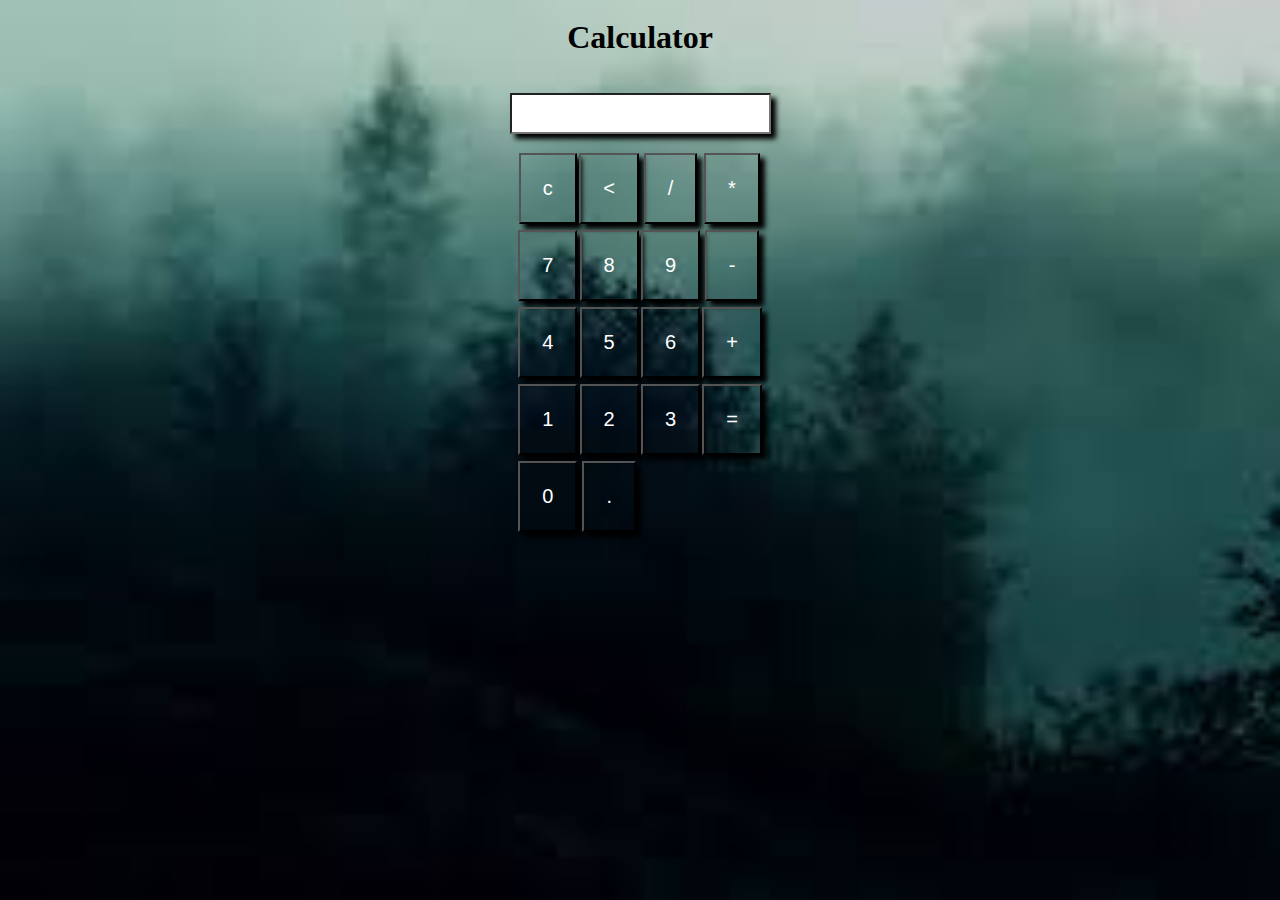
<file: calculator.html>
<!DOCTYPE html>
<html lang="en">

<head>
    <meta charset="UTF-8">
    <meta name="viewport" content="width=device-width, initial-scale=1.0">
    <title>Document</title>
    <link rel="stylesheet" href="css/calculator.css">
</head>

<body>
    <div class="calcu">
        <h1>Calculator</h1>
        <form name="form">
            <input type="text" class="text" id="data" name="textview">
        </form>

        <table>
            <tr>
                <td><input type="button" class="btn" value="c" onclick="clean()"></td>
                <td><input type="button" class="btn" value="<" onclick="back()"></td>
                <td><input type="button" class="btn" value="/" onclick="insert(this.value)"></td>
                <td><input type="button" class="btn" value="*" onclick="insert(this.value)"></td>
            </tr>
            <tr>
                <td><input type="button" class="btn" value="7" onclick="insert(this.value)"></td>
                <td><input type="button" class="btn" value="8" onclick="insert(this.value)"></td>
                <td><input type="button" class="btn" value="9" onclick="insert(this.value)"></td>
                <td><input type="button" class="btn" value="-" onclick="insert(this.value)"></td>
            </tr>
            <tr>
                <td><input type="button" class="btn" value="4" onclick="insert(this.value)"></td>
                <td><input type="button" class="btn" value="5" onclick="insert(this.value)"></td>
                <td><input type="button" class="btn" value="6" onclick="insert(this.value)"></td>
                <td><input type="button" class="btn" value="+" onclick="insert(this.value)"></td>
            </tr>
            <tr>
                <td><input type="button" class="btn" value="1" onclick="insert(this.value)"></td>
                <td><input type="button" class="btn" value="2" onclick="insert(this.value)"></td>
                <td><input type="button" class="btn" value="3" onclick="insert(this.value)"></td>
                <td><input type="button" class="btn equal" value="=" onclick="equal()"></td>

            </tr>
            <tr>
                <td><input type="button" class="btn ef" value="0" onclick="insert(this.value)"></td>
                <td><input type="button" class="btn" value="." onclick="insert(this.value)"></td>

            </tr>
        </table>
    </div>
    <script>
        function insert(num) {
            document.getElementById("data").value += num
        }

        function equal() {
            var e = document.getElementById("data").value

            if (e == "") {
                alert("no value match")
            }
            else {
                document.getElementById("data").value = eval(e)
            }
        }
        function clean() {
            document.getElementById("data").value = "";

        }
        function back() {
            var e = document.getElementById("data").value

            document.form.textview.value = e.substring(0, e.length - 1);
        }
    </script>

</body>

</html>
</file>
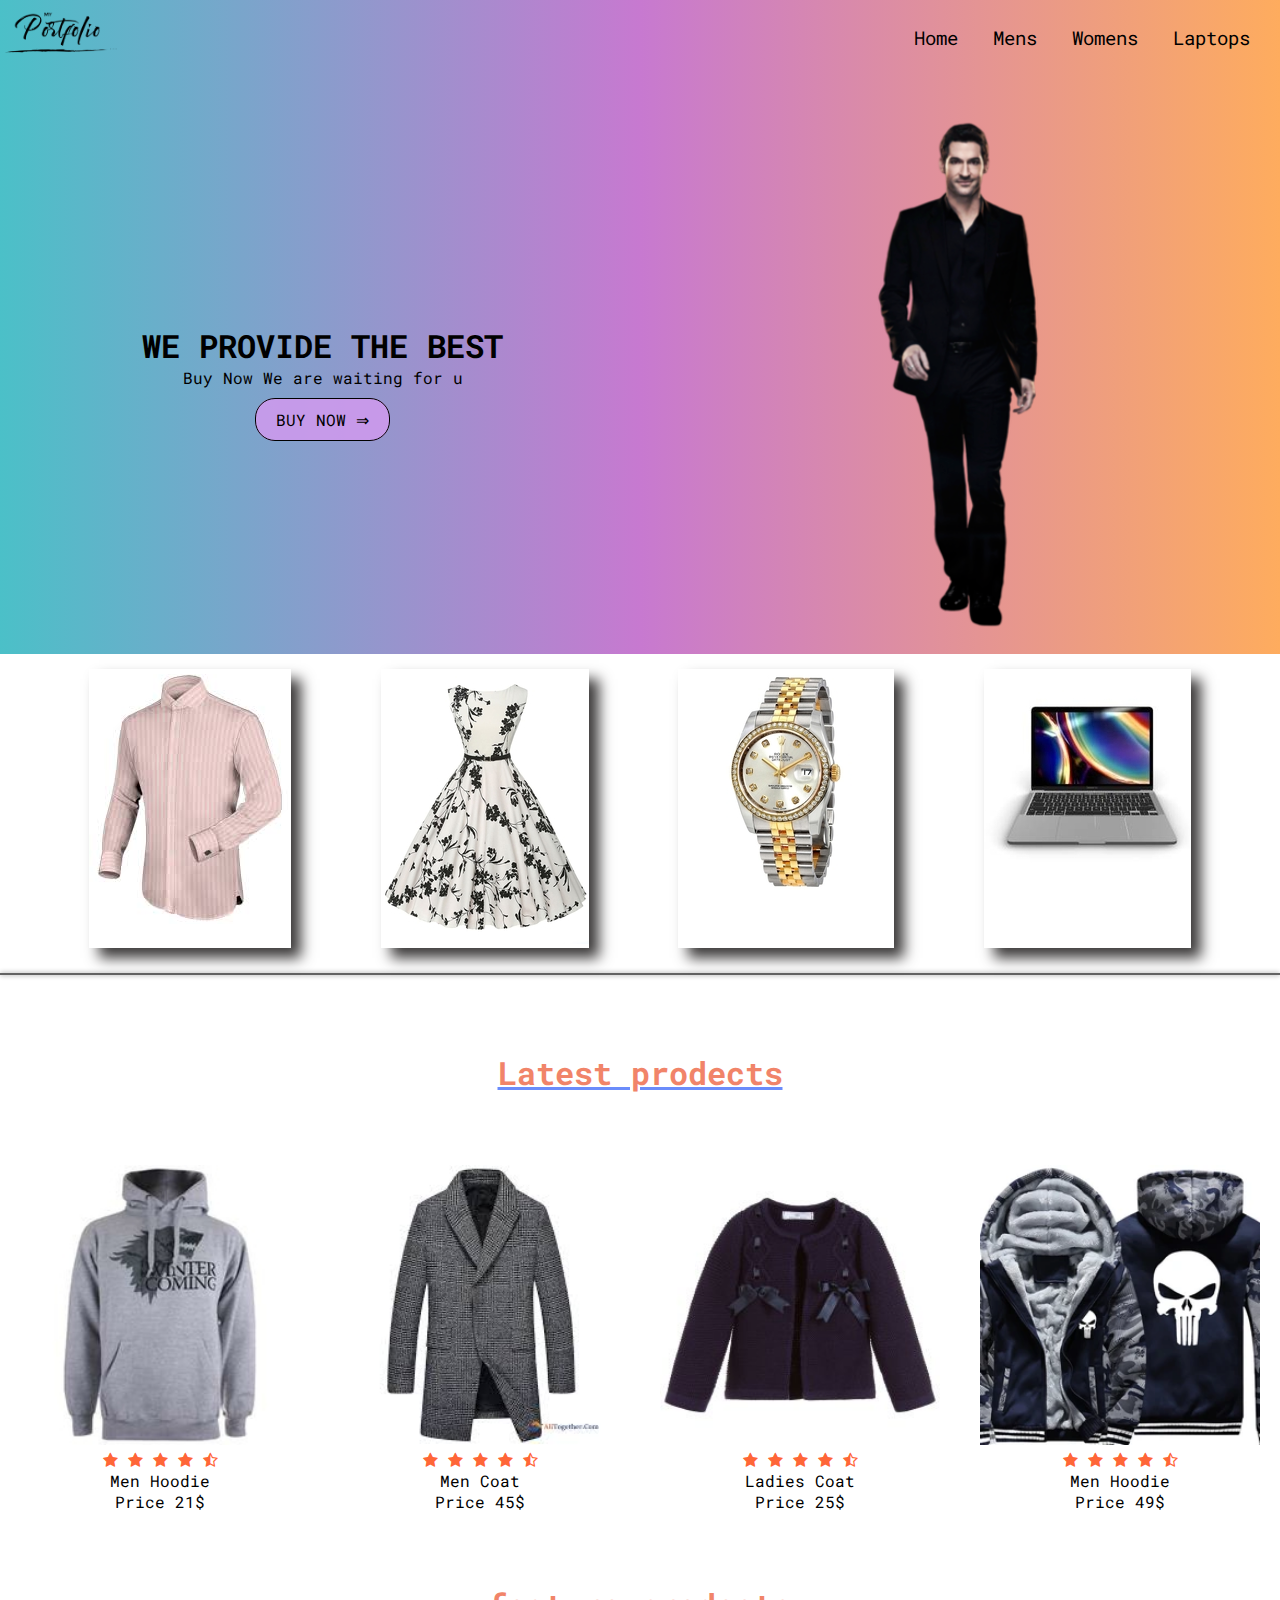
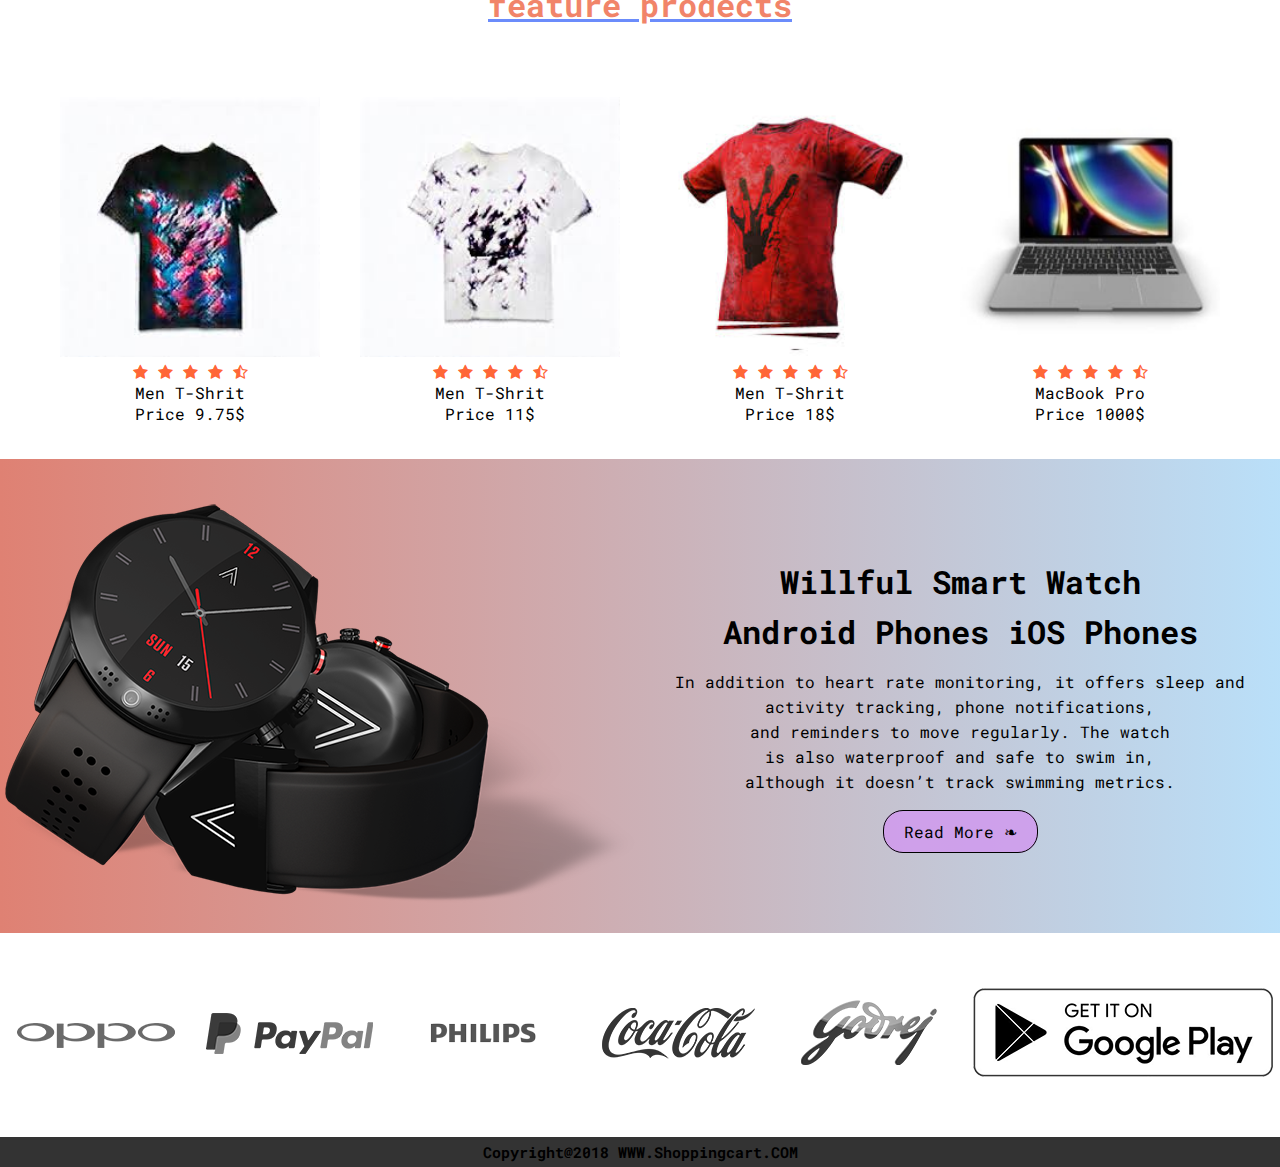
<file: demo.html>
<!DOCTYPE html>
<html lang="en">

<head>
    <meta charset="UTF-8">
    <meta name="viewport" content="width=device-width, initial-scale=1.0">
    <title>Document</title>
    <link rel="stylesheet" href="css/demo.css">
    <link rel="preconnect" href="https://fonts.gstatic.com">
    <link href="https://fonts.googleapis.com/css2?family=Roboto+Mono&display=swap" rel="stylesheet">
    <link rel="stylesheet" href="https://cdnjs.cloudflare.com/ajax/libs/font-awesome/4.7.0/css/font-awesome.min.css">


</head>

<body>
    <div class="header">
        <div class="container">
            <div class="navbar">
                <div class="logo">
                    <img src="img/kisspng-portfolio-kitchen-photography-studio-apartment-portfolio-5abe4330433f64.6934621115224184802755.png"
                        alt="" height="60px">
                </div>
                <nav>
                    <ul>
                        <li><a href="">Home</a></li>
                        <li><a href="">Mens</a></li>
                        <li><a href="">Womens</a></li>
                        <li><a href="">Laptops</a></li>
                    </ul>
                </nav>

            </div>
            <div class="small ">
                <div class="row">
                    <h1> WE PROVIDE THE BEST
                    </h1>
                    <P>
                        Buy Now We are waiting for u
                    </p><br>
                    <a href="" class="btn">BUY NOW &#8658;
                    </a>
                </div>
                <div class="row"><img src="img/webp-net-resizeimage-removebg-.png" alt=""></div>
            </div>
        </div>

    </div>
    </div>
    <div class="flex">
        <div class="colm1"><img src="img/images.jpg" alt=""></div>
        <div class="colm1"><img src="img/71rgppj6nrl-_ul1500_.jpg" alt=""></div>
        <div class="colm1"><img src="img/Webp.net-resizeimage.jpg" alt=""></div>
        <div class="colm1"><img src="img/macbook-pro-core-i9-16gb-ddr4-.jpg" alt=""></div>


    </div>
    <hr>
    <div class="container2">
        <U class="line"><h1 class="title">Latest prodects</h1></U>
        <div class="smailcontainer">
            <div class="col4"><img src="img/webgains-the-rainy-days-13415d.jpg" alt="">
                <div class="raiting">
                    <i class="fa fa-star" aria-hidden="true"></i>
                    <i class="fa fa-star" aria-hidden="true"></i>
                    <i class="fa fa-star" aria-hidden="true"></i>
                    <i class="fa fa-star" aria-hidden="true"></i>

                    <i class="fa fa-star-half-o" aria-hidden="true"></i>
                </div>
                <p>Men Hoodie <br>Price 21$</p>
            </div>

            <div class="col4"><img src="img/download (2).jpg" alt="">
                <div class="raiting">
                    <i class="fa fa-star" aria-hidden="true"></i>
                    <i class="fa fa-star" aria-hidden="true"></i>
                    <i class="fa fa-star" aria-hidden="true"></i>
                    <i class="fa fa-star" aria-hidden="true"></i>

                    <i class="fa fa-star-half-o" aria-hidden="true"></i>
                </div>
                <p>Men Coat <br>Price 45$</p>
            </div>
            <div class="col4"><img src="img/beau-kid-girls-blue-knitted-cardigan-234631-cf8669023fbfd7898ece92793ab854168bf23d7f.jpg" alt="">
                <div class="raiting">
                    <i class="fa fa-star" aria-hidden="true"></i>
                    <i class="fa fa-star" aria-hidden="true"></i>
                    <i class="fa fa-star" aria-hidden="true"></i>
                    <i class="fa fa-star" aria-hidden="true"></i>

                    <i class="fa fa-star-half-o" aria-hidden="true"></i>
                </div>
                <p>Ladies Coat<br>Price 25$</p>
            </div>
            <div class="col4"><img src="img/Drop-Shipping-USA-SIZE-New-The-Punisher-Printed-Men-s-Hoodies-Sweatshirts-Warm-Men-Jackets-Casual_256x.jpg" alt="">
                <div class="raiting">
                    <i class="fa fa-star" aria-hidden="true"></i>
                    <i class="fa fa-star" aria-hidden="true"></i>
                    <i class="fa fa-star" aria-hidden="true"></i>
                    <i class="fa fa-star" aria-hidden="true"></i>

                    <i class="fa fa-star-half-o" aria-hidden="true"></i>
                </div>
                <p>Men Hoodie <br>Price 49$</p>
            </div>
            <u class="line"><h1 class="title">feature prodects</h1></u>
            <div class="smailcontainer">
                <div class="col4"><img src="img/images (1).jpg" alt="">
                    <div class="raiting">
                        <i class="fa fa-star" aria-hidden="true"></i>
                        <i class="fa fa-star" aria-hidden="true"></i>
                        <i class="fa fa-star" aria-hidden="true"></i>
                        <i class="fa fa-star" aria-hidden="true"></i>
    
                        <i class="fa fa-star-half-o" aria-hidden="true"></i>
                    </div>
                    <p>Men T-Shrit <br>Price 9.75$</p>
                </div>
                <div class="col4"><img src="img/images (2).jpg" alt="">
                    <div class="raiting">
                        <i class="fa fa-star" aria-hidden="true"></i>
                        <i class="fa fa-star" aria-hidden="true"></i>
                        <i class="fa fa-star" aria-hidden="true"></i>
                        <i class="fa fa-star" aria-hidden="true"></i>
    
                        <i class="fa fa-star-half-o" aria-hidden="true"></i>
                    </div>
                    <p>Men T-Shrit <br>Price 11$</p>
                </div>
                <div class="col4"><img src="img/images (3).jpg" alt="">
                    <div class="raiting">
                        <i class="fa fa-star" aria-hidden="true"></i>
                        <i class="fa fa-star" aria-hidden="true"></i>
                        <i class="fa fa-star" aria-hidden="true"></i>
                        <i class="fa fa-star" aria-hidden="true"></i>
    
                        <i class="fa fa-star-half-o" aria-hidden="true"></i>
                    </div>
                    <p>Men T-Shrit <br>Price 18$</p>
                </div>
                <div class="col4"><img src="img/macbook-pro-core-i9-16gb-ddr4-.jpg" alt="">
                    <div class="raiting">
                        <i class="fa fa-star" aria-hidden="true"></i>
                        <i class="fa fa-star" aria-hidden="true"></i>
                        <i class="fa fa-star" aria-hidden="true"></i>
                        <i class="fa fa-star" aria-hidden="true"></i>
    
                        <i class="fa fa-star-half-o" aria-hidden="true"></i>
                    </div>
                    <p>MacBook Pro <br>Price 1000$</p>
                </div>
            </div>
        </div>

        <div class="watch">
            <div class="small ">
                <div class="row">
                    <img src="img/kisspng-smartwatch-camera-android-360-degree-smart-watch-5b0d0ca3c83640.4316769415275818598201.png" alt="">
                </div>
                <div class="row">
                    <h1> Willful Smart Watch <br><br> Android Phones iOS Phones</h1><br>
                    <p>In addition to heart rate monitoring, it offers sleep and <br> activity tracking, phone
                        notifications,<br>and reminders to move regularly. The watch<br> is also waterproof and safe to swim
                        in,<br> although it doesn’t track swimming metrics.</p>
                    <br><a href="" class="btn"> Read More &#10087;</a></div>
                </div>
            </div>
        </div>
    
<div class="brands">
    
        <div class="smailcontainer">
            <div class="colm5"><img src="img/logo-oppo.png" alt=""></div>
            <div class="colm5"><img src="img/logo-paypal.png" alt=""></div>

            <div class="colm5"><img src="img/logo-philips.png" alt=""></div>
            <div class="colm5"><img src="img/logo-coca-cola.png" alt=""></div>
            <div class="colm5"><img src="img/logo-godrej.png" alt=""></div>
            <div class="colm5"><img src="img/play-store.png" alt=""></div>

        </div>
</div>


       <footer>
        <h1>Copyright@2018 WWW.Shoppingcart.COM</h1>
       </footer>


</body>
</file>
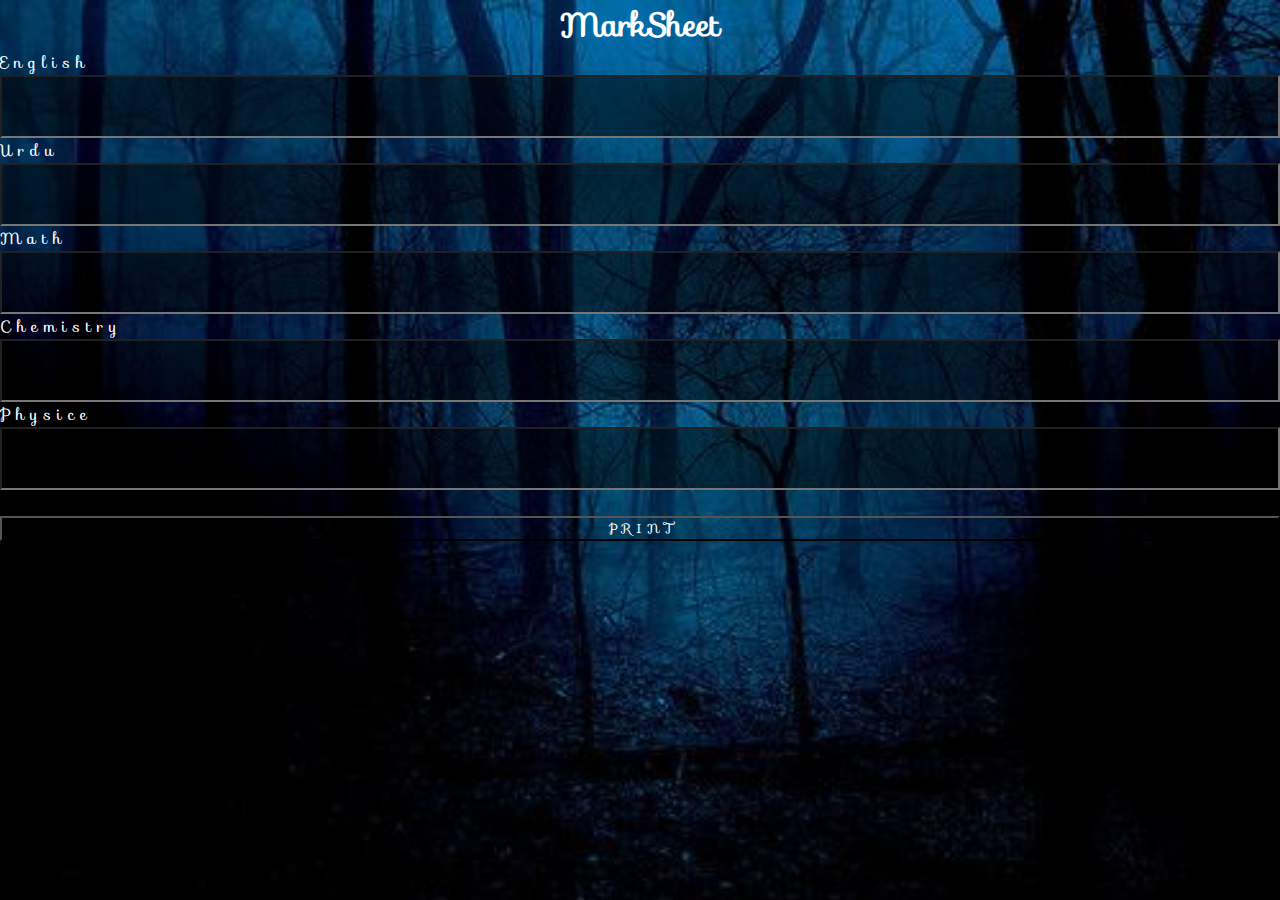
<file: marksheet.html>
<!DOCTYPE html>
<html lang="en">

<head>
    <meta charset="UTF-8">
    <meta name="viewport" content="width=device-width, initial-scale=1.0">
    <title>Document</title>
    <link rel="stylesheet" href="css/marksheet.css">
    <link href="https://cdn.jsdelivr.net/npm/bootstrap@5.0.0-beta1/dist/css/bootstrap.min.css" rel="stylesheet"
        integrity="sha384-giJF6kkoqNQ00vy+HMDP7azOuL0xtbfIcaT9wjKHr8RbDVddVHyTfAAsrekwKmP1" crossorigin="anonymous">

    
    </head>

<body>
    <div class="container">
        <h1 class="">MarkSheet</h1>
        <div class="row my-5">
            <div class="col-4">
                <label for="">E n g l i s h</label>
                <input type="text"  id="english">
                <label for="">U r d u</label>
                <input type="text" id="urdu">
                <label for="">M a t h</label>
                <input type="text" id="math">
                <label for="">C h e m i s t r y</label>
                <input type="text" id="chem">
                <label for="">P h y s i c e</label>
                <input type="text" id="phy">
<br> <br>
                <button
                    onclick="marksheet()">P R I N T</button>

            </div>
            <div class="col-8">
                <table id="tbl"></table>
            </div>
          
        </div>
    </div>
    <script>
        function marksheet() {
            var eng = parseInt(document.getElementById("english").value)
            var urd = parseInt(document.getElementById("urdu").value)
            var math = parseInt(document.getElementById("math").value)
            var chem = parseInt(document.getElementById("chem").value)
            var phy = parseInt(document.getElementById("phy").value)

            var obtain = eng + urd + math + chem + phy
            var persent = obtain * 100 / 500

            document.getElementById("tbl").innerHTML = "<tr><th>subjects</th><th>obtain marks</th><th>total marks</th></tr>"
            document.getElementById("tbl").innerHTML += "<tr><td>English</td><td>" + eng + "</td><td>100</td></tr>"
            document.getElementById("tbl").innerHTML += "<tr><td>Urdu</td><td>" + urd + "</td><td>100</td></tr>"
            document.getElementById("tbl").innerHTML += "<tr><td>Math</td><td>" + math + "</td><td>100</td></tr>"
            document.getElementById("tbl").innerHTML += "<tr><td>Chemistry</td><td>" + chem + "</td><td>100</td></tr>"
            document.getElementById("tbl").innerHTML += "<tr><td>Physice</td><td>" + phy + "</td><td>100</td></tr>"
            document.getElementById("tbl").innerHTML += "<tr><td>Obtain marks</td><td>" + obtain + "</td><td>500</td></tr>"
            document.getElementById("tbl").innerHTML += "<tr><td>Persent</td><td>" + persent + "%</td><td>100%</td></tr>"
        }
    </script>
</body>

</html>
</file>
<file: css/calculator.css>
*{margin: 0;
padding: 0;
box-sizing: border-box;}

.btn{padding: 22px;color: rgb(255, 255, 255);background-color: transparent;font-size: 20px;box-shadow: black 5px 5px 5px;}

body{background-image: url(../img/wall\ -\ Copy.jpg);background-size: cover;
    background-repeat: no-repeat;background-attachment: fixed;line-height: 75px;text-align: center;}


.text {padding: 11px 40px;box-shadow: black 5px 5px 5px;}

table{display: inline;}

.btn:hover{color: rgb(0, 0, 0);}
</file>
<file: css/demo.css>
*{margin: 0;
padding: 0;
box-sizing: border-box;}
body{font-family: 'Roboto Mono', monospace;}

.navbar{display: flex;align-items: center;}

nav{flex: 1;text-align: right;}

nav ul{list-style-type: none;display: inline-block;}

nav ul li{display:inline-block;margin-right: 25px;font-size: 19px;}

nav ul li a{color: black;text-decoration: none;}

nav ul li a:hover{color: rgba(0, 0, 255, 0.774);}

.header{background: #FEAC5E;  /* fallback for old browsers */
    background: -webkit-linear-gradient(to right, #4BC0C8, #C779D0, #FEAC5E);  /* Chrome 10-25, Safari 5.1-6 */
    background: linear-gradient(to right, #4BC0C8, #C779D0, #FEAC5E); /* W3C, IE 10+/ Edge, Firefox 16+, Chrome 26+, Opera 12+, Safari 7+ */
     }
 
     .small{display: flex;flex-wrap: wrap;text-align: center;align-items: center;}
 
     .row{flex-basis: 50%;min-width: 300px;margin-top: 35px;}

     .row img{max-width: 100%;}

     .btn{background-color: #d099eeda;border: 1px solid;padding: 10px 20px;text-decoration: none;color: black;border-radius: 20px;}

     .row a:hover {color: white;background-color: rgb(30, 78, 210);}
 .container{height: auto;padding: 5px;}

 .colm1{box-shadow: 10px 10px 13px rgb(61, 59, 59);margin-top: 15px;}
 
 .flex{display: flex;flex-wrap: wrap;margin-bottom: 25px;justify-content: space-evenly;}

 .flex img{max-width: 100%;margin-top: 5px;}

 hr{border: 1px solid rgba(0, 0, 0, 0.616);margin-bottom: 25px;box-shadow: 0px 0px 5px;}

.smailcontainer{display: flex;flex-wrap: wrap;justify-content: space-evenly;}

.col4:hover{transform: translateY(-5%);transition: 0.5s;}

.col4{padding:20px;min-width: 300px;flex: 25%;}
.col4 img{width: 100%;}

.container2{text-align: center;}

.title{color: rgb(241, 132, 105);}


.line{color: rgba(86, 124, 250, 0.877);line-height: 145px;}


.raiting{color: rgba(255, 60, 0, 0.801);}


.watch{background: #DBE6F6;  /* fallback for old browsers */
  background: -webkit-linear-gradient(to right, #C5796D, #DBE6F6);  /* Chrome 10-25, Safari 5.1-6 */
  background: linear-gradient(to right, #df8173, #b0dbf8e0); /* W3C, IE 10+/ Edge, Firefox 16+, Chrome 26+, Opera 12+, Safari 7+ */
  width: 100%;height:   auto;padding-bottom: 15px
  ;margin-top: 15px;line-height: 25px;}


  

  .colm5{filter: grayscale(100%
    );cursor: pointer;margin: 55px auto}
    .colm5 img{max-width: 100%;}

  .colm5:hover{filter: grayscale(0);}


  footer{background-color: rgba(0, 0, 0, 0.8);text-align: center;padding: 5px ;}
  footer h1{font-size: 15px;color:black;}
</file>
<file: css/marksheet.css>
@import url('https://fonts.googleapis.com/css2?family=Cookie&family=Dancing+Script&family=Sofia&display=swap');

*{margin: 0;
padding: 0;
box-sizing: border-box;font-family: 'Cookie', cursive;
font-family: 'Dancing Script', cursive;
font-family: 'Sofia', cursive;}


body{background-image: url(../img/wall.jpg);background-size: cover;
    background-repeat: no-repeat;color: white;}
label{color: white;}
  input{font-size: 25px;background-color: rgba(0, 0, 0, 0.5);padding: 10px;width: 100%;;color: white;}

  h1{text-align: center;color:white;}

  table{color: white;text-align: center;width: 100%;line-height: 45px;margin-top: 50px;}
  button{width: 100%;background-color: transparent;color: white;}

  
  table td{border: 1px solid white}

  table th{border: 1px solid white;}
</file>
